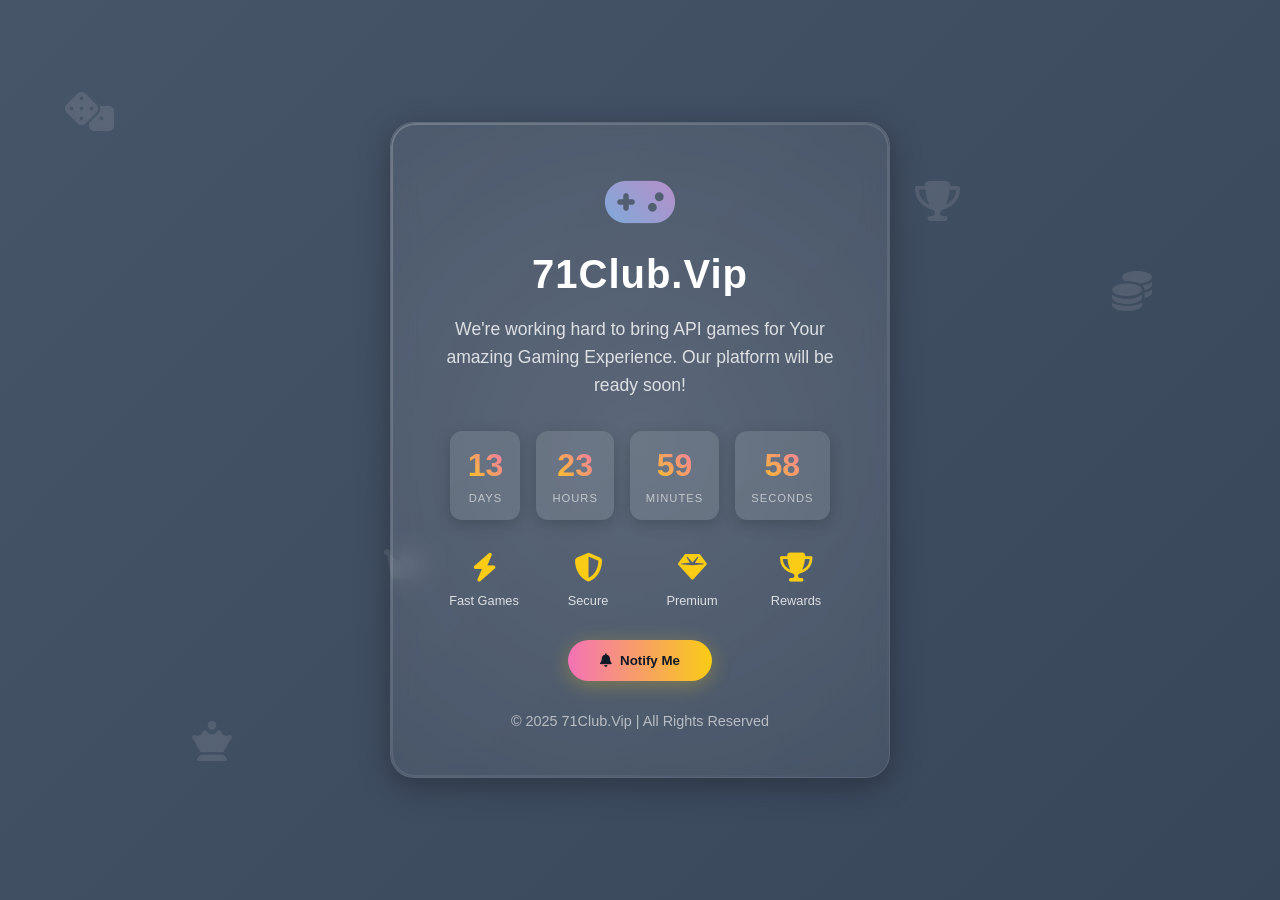
<file: soon.html>
<!DOCTYPE html>
<html lang="en">
<head>
  <meta charset="UTF-8" />
  <meta name="viewport" content="width=device-width, initial-scale=1.0"/>
  <title>71Club.Vip - Coming Soon</title>
  <link rel="stylesheet" href="https://cdnjs.cloudflare.com/ajax/libs/font-awesome/6.4.0/css/all.min.css">
  <style>
    *, *::before, *::after { box-sizing: border-box; }
    body {
      margin: 0;
      font-family: 'Poppins', 'Segoe UI', sans-serif;
      background: linear-gradient(-45deg, #0f172a, #1e293b, #334155, #475569);
      background-size: 400% 400%;
      color: #fff;
      display: flex;
      align-items: center;
      justify-content: center;
      height: 100vh;
      overflow: hidden;
      animation: gradientBG 15s ease infinite;
    }
    
    @keyframes gradientBG {
      0% { background-position: 0% 50%; }
      50% { background-position: 100% 50%; }
      100% { background-position: 0% 50%; }
    }
    
    .floating-elements {
      position: absolute;
      width: 100%;
      height: 100%;
      top: 0;
      left: 0;
      pointer-events: none;
      z-index: -1;
      overflow: hidden;
    }
    
    .floating-icon {
      position: absolute;
      font-size: 2.5rem;
      color: rgba(255,255,255,0.1);
      animation: float 8s ease-in-out infinite;
      filter: drop-shadow(0 0 5px rgba(255,255,255,0.2));
    }
    
    .floating-icon:nth-child(1) { top: 10%; left: 5%; animation-delay: 0s; }
    .floating-icon:nth-child(2) { top: 80%; left: 15%; animation-delay: 2s; }
    .floating-icon:nth-child(3) { top: 30%; right: 10%; animation-delay: 4s; }
    .floating-icon:nth-child(4) { bottom: 10%; right: 15%; animation-delay: 1s; }
    .floating-icon:nth-child(5) { top: 60%; left: 30%; animation-delay: 3s; }
    .floating-icon:nth-child(6) { top: 20%; right: 25%; animation-delay: 5s; }
    
    @keyframes float {
      0%, 100% { transform: translateY(0) rotate(0deg) scale(1); }
      50% { transform: translateY(-40px) rotate(10deg) scale(1.1); }
    }
    
    .card {
      background: rgba(255,255,255,0.05);
      border: 1px solid rgba(255,255,255,0.1);
      border-radius: 24px;
      padding: 3rem 2rem;
      text-align: center;
      max-width: 500px;
      width: 90%;
      backdrop-filter: blur(12px);
      box-shadow: 0 8px 32px rgba(0, 0, 0, 0.3);
      animation: fadeInUp 1s ease;
      position: relative;
      overflow: hidden;
      z-index: 1;
    }
    
    .card::before {
      content: '';
      position: absolute;
      width: 150%;
      height: 150%;
      top: -25%;
      left: -25%;
      background: radial-gradient(circle, rgba(255,255,255,0.1) 0%, transparent 70%);
      animation: pulse 8s ease infinite;
      z-index: -1;
    }
    
    .card::after {
      content: '';
      position: absolute;
      inset: 0;
      border-radius: 24px;
      padding: 2px;
      background: linear-gradient(135deg, rgba(255,255,255,0.2), rgba(255,255,255,0));
      -webkit-mask: linear-gradient(#fff 0 0) content-box, linear-gradient(#fff 0 0);
      -webkit-mask-composite: xor;
      mask-composite: exclude;
      pointer-events: none;
      z-index: -1;
    }
    
    @keyframes fadeInUp {
      from { opacity: 0; transform: translateY(40px); }
      to { opacity: 1; transform: translateY(0); }
    }
    
    @keyframes pulse {
      0%, 100% { transform: scale(1); opacity: 0.5; }
      50% { transform: scale(1.2); opacity: 0.8; }
    }
    
    .logo {
      font-size: 3.5rem;
      margin-bottom: 1rem;
      background: linear-gradient(45deg, #00e5ff, #f472b6, #facc15);
      -webkit-background-clip: text;
      background-clip: text;
      color: transparent;
      animation: gradientShift 8s ease infinite;
      background-size: 200% 200%;
    }
    
    @keyframes gradientShift {
      0% { background-position: 0% 50%; }
      50% { background-position: 100% 50%; }
      100% { background-position: 0% 50%; }
    }
    
    h1 {
      font-size: 2.5rem;
      margin: 0.5rem 0;
      font-weight: 700;
      letter-spacing: 1px;
    }
    
    .subheading {
      font-size: 1.1rem;
      color: rgba(255,255,255,0.8);
      margin-bottom: 2rem;
      line-height: 1.6;
    }
    
    .countdown {
      display: flex;
      justify-content: center;
      gap: 1rem;
      margin: 2rem 0;
    }
    
    .countdown-item {
      background: rgba(255,255,255,0.1);
      border-radius: 12px;
      padding: 1rem;
      min-width: 70px;
      box-shadow: 0 4px 15px rgba(0,0,0,0.2);
    }
    
    .countdown-value {
      font-size: 2rem;
      font-weight: 700;
      background: linear-gradient(45deg, #facc15, #f472b6);
      -webkit-background-clip: text;
      background-clip: text;
      color: transparent;
    }
    
    .countdown-label {
      font-size: 0.7rem;
      text-transform: uppercase;
      letter-spacing: 1px;
      color: rgba(255,255,255,0.6);
      margin-top: 0.5rem;
    }
    
    .social-icons {
      display: flex;
      justify-content: center;
      gap: 1.5rem;
      margin: 2rem 0;
    }
    
    .social-icon {
      color: white;
      font-size: 1.5rem;
      transition: all 0.3s ease;
    }
    
    .social-icon:hover {
      transform: translateY(-5px) scale(1.2);
    }
    
    .footer {
      margin-top: 2rem;
      font-size: 0.9rem;
      color: rgba(255,255,255,0.6);
    }
    
    .notify-btn {
      display: inline-flex;
      align-items: center;
      gap: 0.5rem;
      padding: 0.8rem 2rem;
      background: linear-gradient(90deg, #f472b6, #facc15);
      color: #111827;
      font-weight: 600;
      border: none;
      border-radius: 50px;
      cursor: pointer;
      text-decoration: none;
      transition: all 0.3s ease;
      box-shadow: 0 4px 20px rgba(250, 204, 21, 0.3);
      position: relative;
      overflow: hidden;
    }
    
    .notify-btn::before {
      content: '';
      position: absolute;
      top: 0;
      left: -100%;
      width: 100%;
      height: 100%;
      background: linear-gradient(90deg, transparent, rgba(255,255,255,0.2), transparent);
      transition: 0.5s;
    }
    
    .notify-btn:hover::before {
      left: 100%;
    }
    
    .notify-btn:hover {
      transform: translateY(-3px);
      box-shadow: 0 8px 25px rgba(250, 204, 21, 0.4);
    }
    
    .features {
      display: flex;
      flex-wrap: wrap;
      justify-content: center;
      gap: 1.5rem;
      margin: 2rem 0;
    }
    
    .feature {
      display: flex;
      flex-direction: column;
      align-items: center;
      width: 80px;
    }
    
    .feature-icon {
      font-size: 1.8rem;
      margin-bottom: 0.5rem;
      color: #facc15;
    }
    
    .feature-label {
      font-size: 0.8rem;
      color: rgba(255,255,255,0.8);
      text-align: center;
    }
  </style>
</head>
<body>
  <div class="floating-elements">
    <div class="floating-icon"><i class="fas fa-dice"></i></div>
    <div class="floating-icon"><i class="fas fa-chess-queen"></i></div>
    <div class="floating-icon"><i class="fas fa-coins"></i></div>
    <div class="floating-icon"><i class="fas fa-spade"></i></div>
    <div class="floating-icon"><i class="fas fa-crown"></i></div>
    <div class="floating-icon"><i class="fas fa-trophy"></i></div>
  </div>

  <div class="card">
    <div class="logo">
      <i class="fas fa-gamepad"></i>
    </div>
    <h1>71Club.Vip</h1>
    <p class="subheading">We're working hard to bring API games for Your amazing Gaming Experience. Our platform will be ready soon!</p>
    
    <div class="countdown">
      <div class="countdown-item">
        <div class="countdown-value" id="days">00</div>
        <div class="countdown-label">Days</div>
      </div>
      <div class="countdown-item">
        <div class="countdown-value" id="hours">00</div>
        <div class="countdown-label">Hours</div>
      </div>
      <div class="countdown-item">
        <div class="countdown-value" id="minutes">00</div>
        <div class="countdown-label">Minutes</div>
      </div>
      <div class="countdown-item">
        <div class="countdown-value" id="seconds">00</div>
        <div class="countdown-label">Seconds</div>
      </div>
    </div>
    
    <div class="features">
      <div class="feature">
        <div class="feature-icon"><i class="fas fa-bolt"></i></div>
        <div class="feature-label">Fast Games</div>
      </div>
      <div class="feature">
        <div class="feature-icon"><i class="fas fa-shield-alt"></i></div>
        <div class="feature-label">Secure</div>
      </div>
      <div class="feature">
        <div class="feature-icon"><i class="fas fa-gem"></i></div>
        <div class="feature-label">Premium</div>
      </div>
      <div class="feature">
        <div class="feature-icon"><i class="fas fa-trophy"></i></div>
        <div class="feature-label">Rewards</div>
      </div>
    </div>
    
    <button class="notify-btn">
      <i class="fas fa-bell"></i> Notify Me
    </button>
    
    <div class="footer">
      © 2025 71Club.Vip | All Rights Reserved
    </div>
  </div>

<script>
  const countDownDate = new Date();
  countDownDate.setDate(countDownDate.getDate() + 14);

  const x = setInterval(function() {
    const now = new Date().getTime();
    const distance = countDownDate - now;
    
    const days = Math.floor(distance / (1000 * 60 * 60 * 24));
    const hours = Math.floor((distance % (1000 * 60 * 60 * 24)) / (1000 * 60 * 60));
    const minutes = Math.floor((distance % (1000 * 60 * 60)) / (1000 * 60));
    const seconds = Math.floor((distance % (1000 * 60)) / 1000);

    document.getElementById("days").innerHTML = days.toString().padStart(2, '0');
    document.getElementById("hours").innerHTML = hours.toString().padStart(2, '0');
    document.getElementById("minutes").innerHTML = minutes.toString().padStart(2, '0');
    document.getElementById("seconds").innerHTML = seconds.toString().padStart(2, '0');
    
    if (distance < 0) {
      clearInterval(x);
      document.getElementById("days").innerHTML = "00";
      document.getElementById("hours").innerHTML = "00";
      document.getElementById("minutes").innerHTML = "00";
      document.getElementById("seconds").innerHTML = "00";
    }
  }, 1000);

  document.addEventListener('mousemove', (e) => {
    const card = document.querySelector('.card');
    const rect = card.getBoundingClientRect();
    const x = e.clientX - rect.left;
    const y = e.clientY - rect.top;
    card.style.setProperty('--x', x + 'px');
    card.style.setProperty('--y', y + 'px');
  });
</script>
</body>
</html>
</file>
